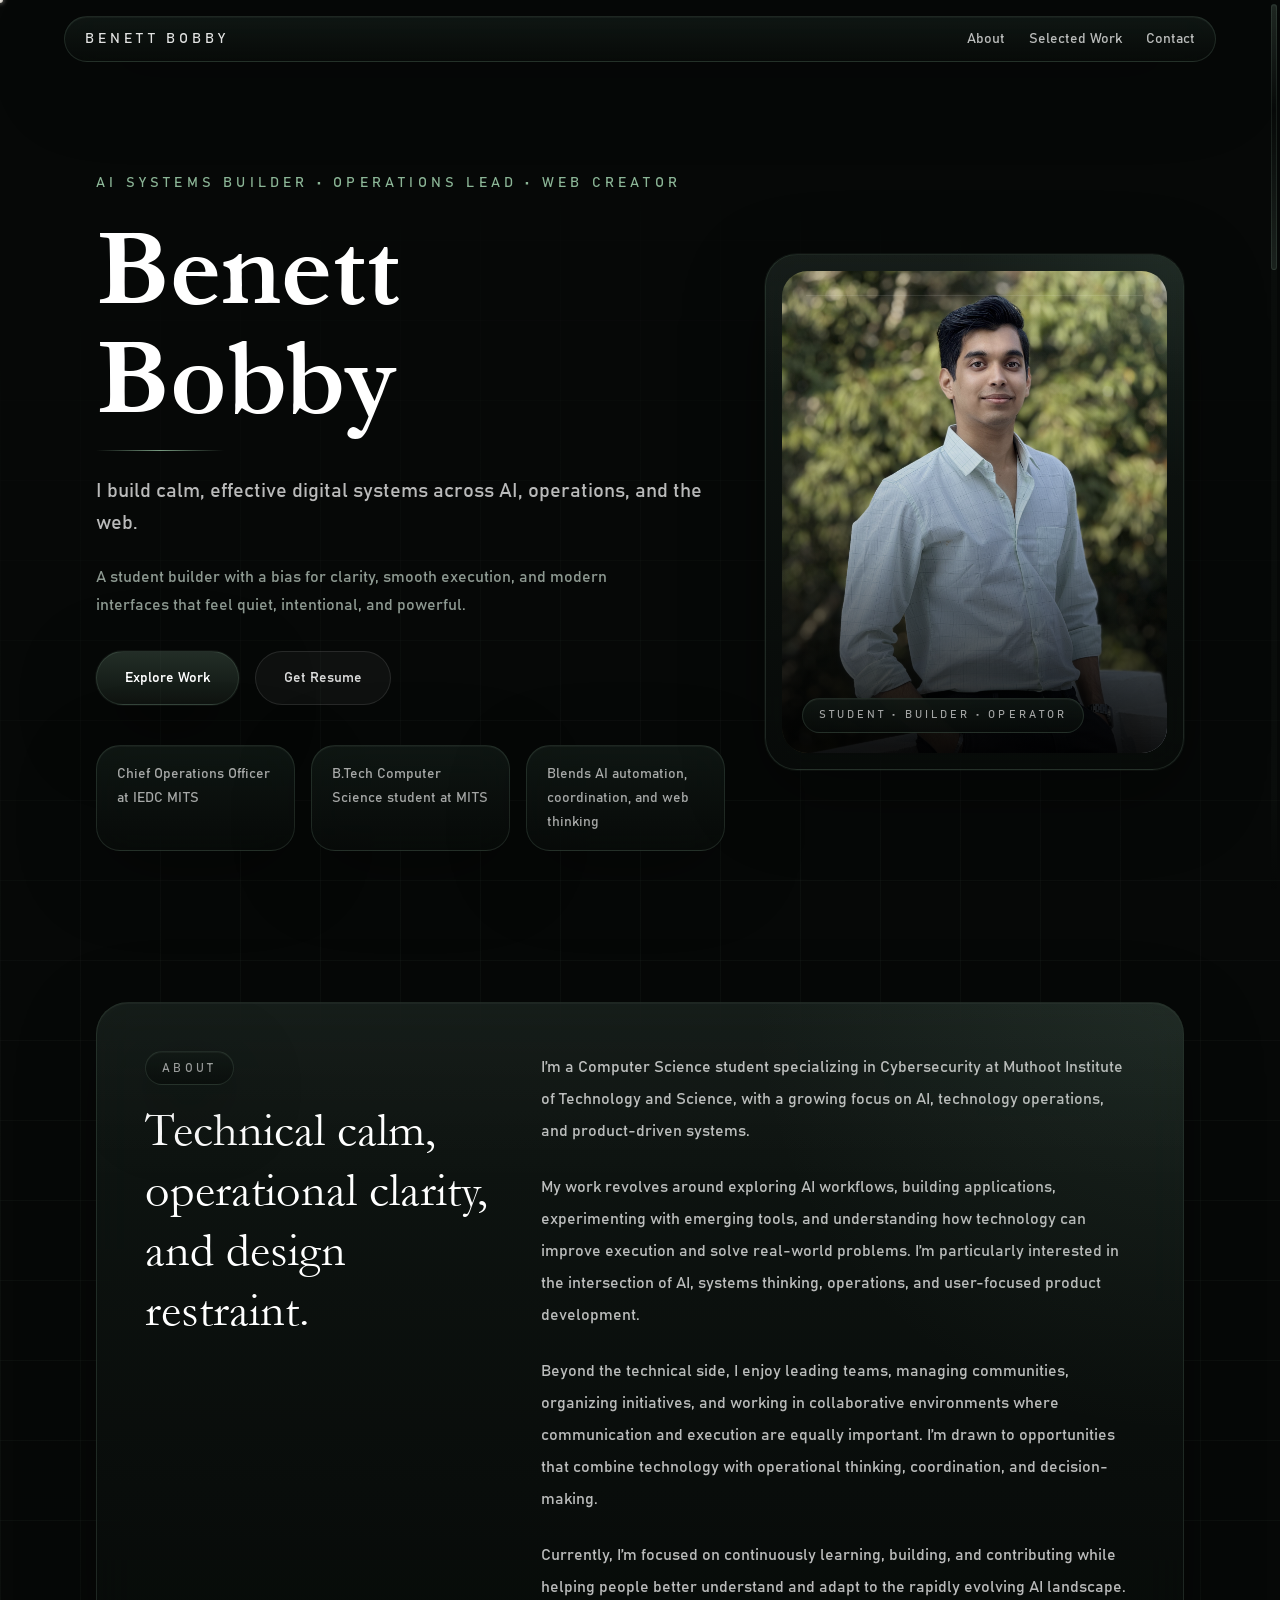
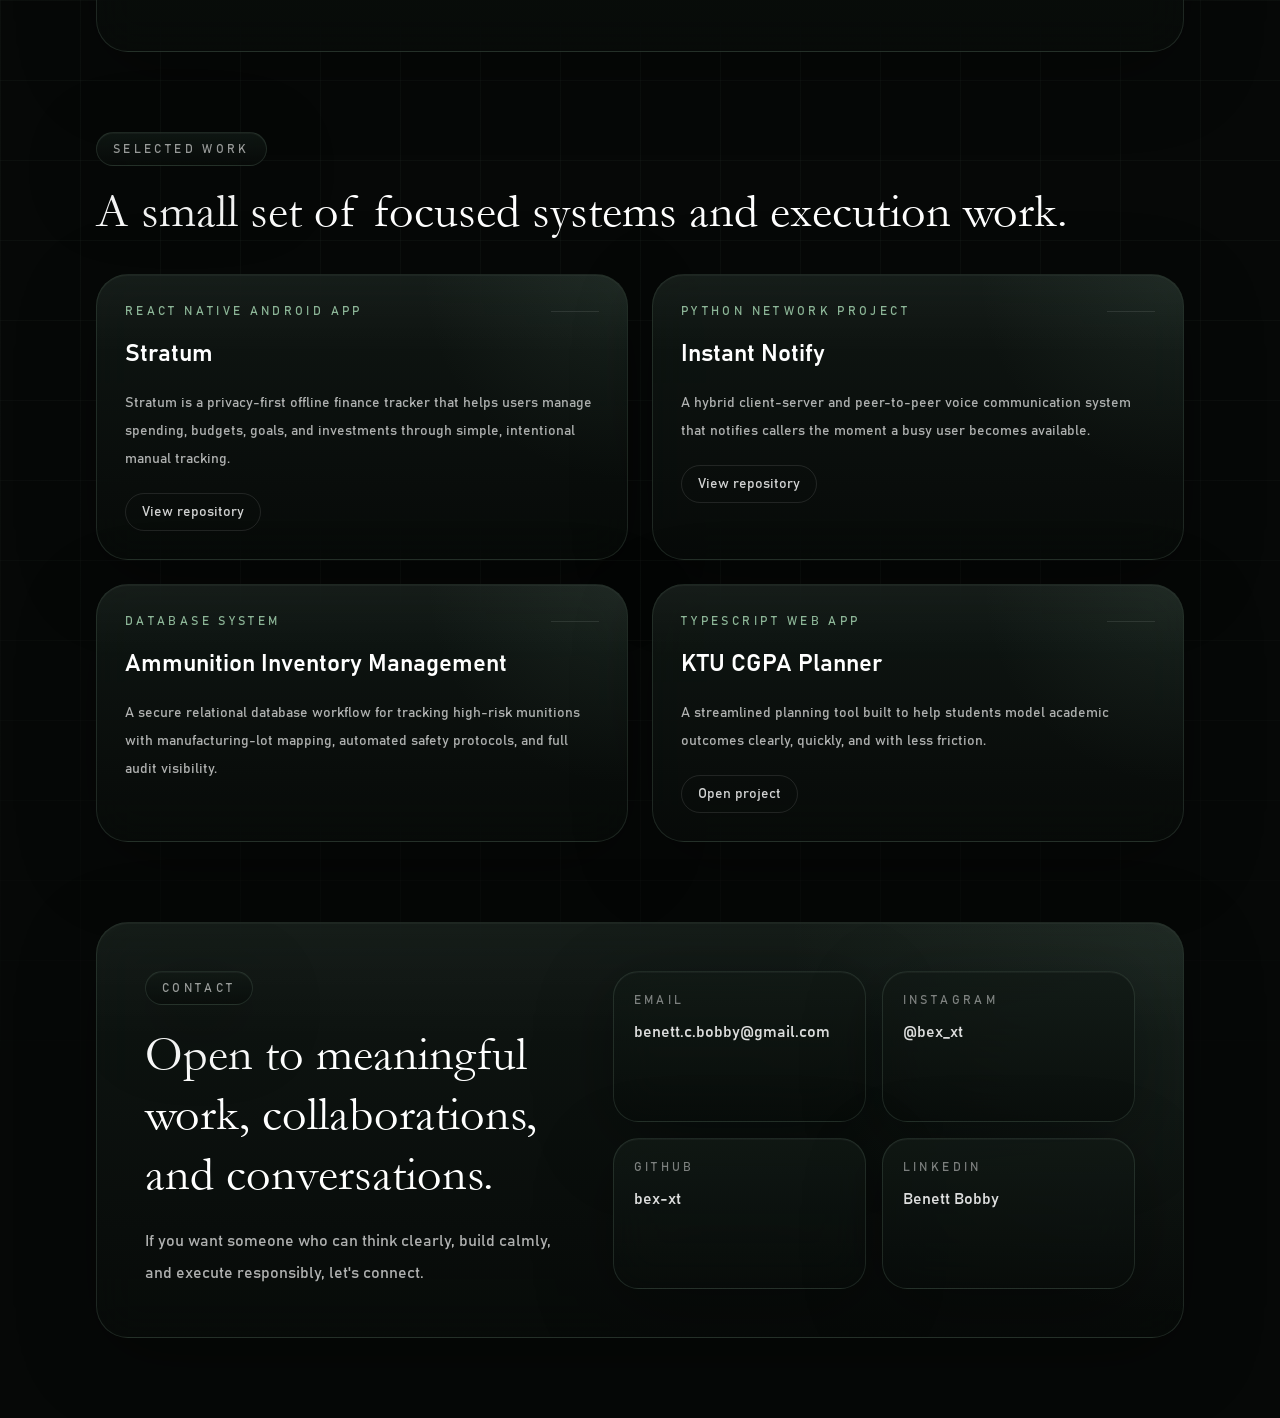
<file: index.html>
<!DOCTYPE html><html lang="en" data-scroll-behavior="smooth" class="sansfont_a5463ced-module__d_TR2a__variable displayfont_4c35dd18-module__zqW-TG__variable h-full scroll-smooth antialiased"><head><meta charSet="utf-8"/><meta name="viewport" content="width=device-width, initial-scale=1"/><link rel="preload" href="/_next/static/media/bahnschrift-s.p.0gec2mpvy3sn6.ttf" as="font" crossorigin="" type="font/ttf"/><link rel="preload" href="/_next/static/media/garamond_bold-s.p.0qt~~l81q7hei.ttf" as="font" crossorigin="" type="font/ttf"/><link rel="preload" href="/_next/static/media/garamond_regular-s.p.13cmv45fqg.0g.ttf" as="font" crossorigin="" type="font/ttf"/><link rel="preload" as="image" href="/benett-bobby.jpg"/><link rel="stylesheet" href="/_next/static/chunks/0dtizssyc0a~o.css" data-precedence="next"/><link rel="preload" as="script" fetchPriority="low" href="/_next/static/chunks/11qk_vpw_zwkf.js"/><script src="/_next/static/chunks/0pjq-hlddzx4h.js" async=""></script><script src="/_next/static/chunks/10~x95jhs6ns3.js" async=""></script><script src="/_next/static/chunks/turbopack-0ikejbk8pggqy.js" async=""></script><script src="/_next/static/chunks/0fsi8lw5utejl.js" async=""></script><script src="/_next/static/chunks/0d3tkj33oycf2.js" async=""></script><script src="/_next/static/chunks/13brmrq6-u1ft.js" async=""></script><meta name="next-size-adjust" content=""/><title>Benett Bobby</title><meta name="description" content="Premium dark portfolio for Benett Bobby, an AI systems builder, operations lead, and web creator."/><link rel="icon" href="/favicon.ico?v=2" sizes="256x256" type="image/x-icon"/><script src="/_next/static/chunks/03~yq9q893hmn.js" noModule=""></script></head><body class="min-h-full flex flex-col"><div hidden=""><!--$--><!--/$--></div><main class="relative overflow-hidden"><div class="pointer-events-none absolute inset-0 grid-fade opacity-70"></div><header class="sticky top-0 z-30 px-4 pt-4 md:px-8"><div class="glass-panel mx-auto flex max-w-6xl items-center justify-between rounded-full px-5 py-3 text-sm text-white/72"><a href="#home" class="tracking-[0.28em] text-white/88 uppercase">Benett Bobby</a><nav class="hidden gap-6 md:flex"><a href="#about" class="hover:text-white">About</a><a href="#work" class="hover:text-white">Selected Work</a><a href="#contact" class="hover:text-white">Contact</a></nav></div></header><section id="home" class="relative mx-auto flex min-h-screen w-full max-w-6xl items-center px-4 py-20 md:px-8"><div class="grid w-full gap-10 lg:grid-cols-[1.2fr_0.8fr] lg:items-center"><div class="space-y-8"><div class="space-y-6"><p class="text-sm tracking-[0.3em] text-[var(--accent-strong)] uppercase">AI Systems Builder • Operations Lead • Web Creator</p><div class="space-y-4"><h1 class="font-display max-w-4xl text-6xl leading-none font-semibold text-white sm:text-7xl md:text-[6.8rem]">Benett Bobby</h1><div class="accent-line h-px w-32"></div></div><p class="max-w-2xl text-lg leading-8 text-white/72 sm:text-xl">I build calm, effective digital systems across AI, operations, and the web.</p><p class="max-w-xl text-base leading-7 text-[var(--muted)]">A student builder with a bias for clarity, smooth execution, and modern interfaces that feel quiet, intentional, and powerful.</p></div><div class="flex flex-col gap-4 sm:flex-row"><a class="soft-shadow inline-flex items-center justify-center rounded-full border border-[var(--line)] bg-[linear-gradient(180deg,rgba(118,155,130,0.26),rgba(71,94,79,0.14))] px-7 py-4 text-sm font-medium text-white hover:-translate-y-0.5 hover:border-white/25 hover:text-white" href="#work">Explore Work</a><a class="inline-flex items-center justify-center rounded-full border border-white/10 bg-white/4 px-7 py-4 text-sm font-medium text-white/84 hover:-translate-y-0.5 hover:border-[var(--line)] hover:bg-white/8" href="/benett-bobby-resume.pdf" download="">Get Resume</a></div><div class="grid gap-4 pt-2 sm:grid-cols-3"><div class="glass-panel rounded-3xl px-5 py-4 text-sm leading-6 text-white/64">Chief Operations Officer at IEDC MITS</div><div class="glass-panel rounded-3xl px-5 py-4 text-sm leading-6 text-white/64">B.Tech Computer Science student at MITS</div><div class="glass-panel rounded-3xl px-5 py-4 text-sm leading-6 text-white/64">Blends AI automation, coordination, and web thinking</div></div></div><div class="relative"><div class="glass-panel section-shell soft-shadow float-slow relative overflow-hidden rounded-[2rem] p-4"><div class="hero-orb relative aspect-[4/5] overflow-hidden rounded-[1.6rem]"><img alt="Portrait of Benett Bobby" decoding="async" data-nimg="fill" class="object-cover object-center" style="position:absolute;height:100%;width:100%;left:0;top:0;right:0;bottom:0;color:transparent" src="/benett-bobby.jpg"/><div class="absolute inset-0 bg-[linear-gradient(180deg,rgba(6,8,7,0.08),rgba(6,8,7,0.12)_38%,rgba(6,8,7,0.72)_100%)]"></div><div class="absolute inset-0 bg-[radial-gradient(circle_at_top_right,rgba(125,167,140,0.18),transparent_28%)]"></div><div class="absolute inset-x-6 top-6 h-px bg-white/10"></div><div class="absolute inset-x-0 bottom-0 h-52 bg-gradient-to-t from-black/72 via-black/30 to-transparent"></div><div class="absolute right-5 bottom-5 left-5"><div class="glass-panel inline-flex rounded-full px-4 py-2 text-[11px] tracking-[0.28em] text-white/62 uppercase">Student • Builder • Operator</div></div></div></div></div></div></section><section id="about" class="mx-auto w-full max-w-6xl px-4 py-10 md:px-8"><div class="section-shell glass-panel rounded-[2rem] p-8 md:p-12"><div class="grid gap-10 lg:grid-cols-[0.75fr_1.25fr]"><div class="space-y-4"><div class="glass-panel inline-flex rounded-full px-4 py-2 text-xs tracking-[0.28em] text-white/58 uppercase">About</div><h2 class="font-display text-4xl leading-tight text-white md:text-5xl">Technical calm, operational clarity, and design restraint.</h2></div><div class="space-y-6 text-base leading-8 text-white/72"><p>I’m a Computer Science student specializing in Cybersecurity at Muthoot Institute of Technology and Science, with a growing focus on AI, technology operations, and product-driven systems.</p><p>My work revolves around exploring AI workflows, building applications, experimenting with emerging tools, and understanding how technology can improve execution and solve real-world problems. I’m particularly interested in the intersection of AI, systems thinking, operations, and user-focused product development.</p><p>Beyond the technical side, I enjoy leading teams, managing communities, organizing initiatives, and working in collaborative environments where communication and execution are equally important. I’m drawn to opportunities that combine technology with operational thinking, coordination, and decision-making.</p><p>Currently, I’m focused on continuously learning, building, and contributing while helping people better understand and adapt to the rapidly evolving AI landscape.</p></div></div></div></section><section id="work" class="mx-auto w-full max-w-6xl px-4 py-10 md:px-8"><div class="mb-8 flex items-end justify-between gap-4"><div class="space-y-4"><div class="glass-panel inline-flex rounded-full px-4 py-2 text-xs tracking-[0.28em] text-white/58 uppercase">Selected Work</div><h2 class="font-display text-4xl leading-tight text-white md:text-5xl">A small set of focused systems and execution work.</h2></div></div><div class="grid gap-6 md:grid-cols-2"><article class="section-shell glass-panel group rounded-[2rem] p-7"><div class="space-y-5"><div class="flex items-center justify-between gap-4"><p class="text-xs tracking-[0.28em] text-[var(--accent-strong)] uppercase">React Native Android app</p><div class="h-px w-12 bg-white/10 transition-all group-hover:w-20 group-hover:bg-[var(--accent-strong)]"></div></div><h3 class="text-2xl leading-tight font-semibold text-white">Stratum</h3><p class="text-sm leading-7 text-white/68">Stratum is a privacy-first offline finance tracker that helps users manage spending, budgets, goals, and investments through simple, intentional manual tracking.</p><a class="inline-flex items-center rounded-full border border-white/10 px-4 py-2 text-sm text-white/82 hover:border-[var(--line)] hover:bg-white/6" href="https://github.com/bex-xt/Stratum" target="_blank" rel="noopener noreferrer">View repository</a></div></article><article class="section-shell glass-panel group rounded-[2rem] p-7"><div class="space-y-5"><div class="flex items-center justify-between gap-4"><p class="text-xs tracking-[0.28em] text-[var(--accent-strong)] uppercase">Python network project</p><div class="h-px w-12 bg-white/10 transition-all group-hover:w-20 group-hover:bg-[var(--accent-strong)]"></div></div><h3 class="text-2xl leading-tight font-semibold text-white">Instant Notify</h3><p class="text-sm leading-7 text-white/68">A hybrid client-server and peer-to-peer voice communication system that notifies callers the moment a busy user becomes available.</p><a class="inline-flex items-center rounded-full border border-white/10 px-4 py-2 text-sm text-white/82 hover:border-[var(--line)] hover:bg-white/6" href="https://github.com/bex-xt/Instant-Notify-Caller-Availability-System" target="_blank" rel="noopener noreferrer">View repository</a></div></article><article class="section-shell glass-panel group rounded-[2rem] p-7"><div class="space-y-5"><div class="flex items-center justify-between gap-4"><p class="text-xs tracking-[0.28em] text-[var(--accent-strong)] uppercase">Database system</p><div class="h-px w-12 bg-white/10 transition-all group-hover:w-20 group-hover:bg-[var(--accent-strong)]"></div></div><h3 class="text-2xl leading-tight font-semibold text-white">Ammunition Inventory Management</h3><p class="text-sm leading-7 text-white/68">A secure relational database workflow for tracking high-risk munitions with manufacturing-lot mapping, automated safety protocols, and full audit visibility.</p></div></article><article class="section-shell glass-panel group rounded-[2rem] p-7"><div class="space-y-5"><div class="flex items-center justify-between gap-4"><p class="text-xs tracking-[0.28em] text-[var(--accent-strong)] uppercase">TypeScript web app</p><div class="h-px w-12 bg-white/10 transition-all group-hover:w-20 group-hover:bg-[var(--accent-strong)]"></div></div><h3 class="text-2xl leading-tight font-semibold text-white">KTU CGPA Planner</h3><p class="text-sm leading-7 text-white/68">A streamlined planning tool built to help students model academic outcomes clearly, quickly, and with less friction.</p><a class="inline-flex items-center rounded-full border border-white/10 px-4 py-2 text-sm text-white/82 hover:border-[var(--line)] hover:bg-white/6" href="https://github.com/bex-xt/ktu-2024-scheme-cgpa-planner" target="_blank" rel="noopener noreferrer">Open project</a></div></article></div></section><section id="contact" class="mx-auto w-full max-w-6xl px-4 pt-10 pb-20 md:px-8"><div class="section-shell glass-panel rounded-[2rem] p-8 md:p-12"><div class="grid gap-10 lg:grid-cols-[0.9fr_1.1fr]"><div class="space-y-5"><div class="glass-panel inline-flex rounded-full px-4 py-2 text-xs tracking-[0.28em] text-white/58 uppercase">Contact</div><h2 class="font-display text-4xl leading-tight text-white md:text-5xl">Open to meaningful work, collaborations, and conversations.</h2><p class="max-w-lg text-base leading-8 text-white/68">If you want someone who can think clearly, build calmly, and execute responsibly, let&#x27;s connect.</p></div><div class="grid gap-4 sm:grid-cols-2"><a href="mailto:benett.c.bobby@gmail.com" class="glass-panel rounded-[1.6rem] px-5 py-5 hover:-translate-y-0.5 hover:border-[var(--line)]"><p class="text-xs tracking-[0.28em] text-white/46 uppercase">Email</p><p class="mt-3 text-base font-medium text-white/86">benett.c.bobby@gmail.com</p></a><a href="https://www.instagram.com/bex_xt?igsh=NnIxdXU4NGN1a2Iy" target="_blank" rel="noopener noreferrer" class="glass-panel rounded-[1.6rem] px-5 py-5 hover:-translate-y-0.5 hover:border-[var(--line)]"><p class="text-xs tracking-[0.28em] text-white/46 uppercase">Instagram</p><p class="mt-3 text-base font-medium text-white/86">@bex_xt</p></a><a href="https://github.com/bex-xt" target="_blank" rel="noopener noreferrer" class="glass-panel rounded-[1.6rem] px-5 py-5 hover:-translate-y-0.5 hover:border-[var(--line)]"><p class="text-xs tracking-[0.28em] text-white/46 uppercase">GitHub</p><p class="mt-3 text-base font-medium text-white/86">bex-xt</p></a><a href="https://www.linkedin.com/in/benett-bobby-849290271?utm_source=share_via&amp;utm_content=profile&amp;utm_medium=member_android" target="_blank" rel="noopener noreferrer" class="glass-panel rounded-[1.6rem] px-5 py-5 hover:-translate-y-0.5 hover:border-[var(--line)]"><p class="text-xs tracking-[0.28em] text-white/46 uppercase">LinkedIn</p><p class="mt-3 text-base font-medium text-white/86">Benett Bobby</p></a></div></div></div></section></main><!--$--><!--/$--><script src="/_next/static/chunks/11qk_vpw_zwkf.js" id="_R_" async=""></script><script>(self.__next_f=self.__next_f||[]).push([0])</script><script>self.__next_f.push([1,"1:\"$Sreact.fragment\"\n2:I[39756,[\"/_next/static/chunks/0fsi8lw5utejl.js\",\"/_next/static/chunks/0d3tkj33oycf2.js\"],\"default\"]\n3:I[37457,[\"/_next/static/chunks/0fsi8lw5utejl.js\",\"/_next/static/chunks/0d3tkj33oycf2.js\"],\"default\"]\ne:I[68027,[\"/_next/static/chunks/0fsi8lw5utejl.js\",\"/_next/static/chunks/0d3tkj33oycf2.js\"],\"default\",1]\n:HL[\"/_next/static/chunks/0dtizssyc0a~o.css\",\"style\"]\n:HL[\"/_next/static/media/bahnschrift-s.p.0gec2mpvy3sn6.ttf\",\"font\",{\"crossOrigin\":\"\",\"type\":\"font/ttf\"}]\n:HL[\"/_next/static/media/garamond_bold-s.p.0qt~~l81q7hei.ttf\",\"font\",{\"crossOrigin\":\"\",\"type\":\"font/ttf\"}]\n:HL[\"/_next/static/media/garamond_regular-s.p.13cmv45fqg.0g.ttf\",\"font\",{\"crossOrigin\":\"\",\"type\":\"font/ttf\"}]\n"])</script><script>self.__next_f.push([1,"0:{\"P\":null,\"c\":[\"\",\"\"],\"q\":\"\",\"i\":false,\"f\":[[[\"\",{\"children\":[\"__PAGE__\",{}]},\"$undefined\",\"$undefined\",16],[[\"$\",\"$1\",\"c\",{\"children\":[[[\"$\",\"link\",\"0\",{\"rel\":\"stylesheet\",\"href\":\"/_next/static/chunks/0dtizssyc0a~o.css\",\"precedence\":\"next\",\"crossOrigin\":\"$undefined\",\"nonce\":\"$undefined\"}],[\"$\",\"script\",\"script-0\",{\"src\":\"/_next/static/chunks/0fsi8lw5utejl.js\",\"async\":true,\"nonce\":\"$undefined\"}],[\"$\",\"script\",\"script-1\",{\"src\":\"/_next/static/chunks/0d3tkj33oycf2.js\",\"async\":true,\"nonce\":\"$undefined\"}]],[\"$\",\"html\",null,{\"lang\":\"en\",\"data-scroll-behavior\":\"smooth\",\"className\":\"sansfont_a5463ced-module__d_TR2a__variable displayfont_4c35dd18-module__zqW-TG__variable h-full scroll-smooth antialiased\",\"children\":[\"$\",\"body\",null,{\"className\":\"min-h-full flex flex-col\",\"children\":[\"$\",\"$L2\",null,{\"parallelRouterKey\":\"children\",\"error\":\"$undefined\",\"errorStyles\":\"$undefined\",\"errorScripts\":\"$undefined\",\"template\":[\"$\",\"$L3\",null,{}],\"templateStyles\":\"$undefined\",\"templateScripts\":\"$undefined\",\"notFound\":[[[\"$\",\"title\",null,{\"children\":\"404: This page could not be found.\"}],[\"$\",\"div\",null,{\"style\":{\"fontFamily\":\"system-ui,\\\"Segoe UI\\\",Roboto,Helvetica,Arial,sans-serif,\\\"Apple Color Emoji\\\",\\\"Segoe UI Emoji\\\"\",\"height\":\"100vh\",\"textAlign\":\"center\",\"display\":\"flex\",\"flexDirection\":\"column\",\"alignItems\":\"center\",\"justifyContent\":\"center\"},\"children\":[\"$\",\"div\",null,{\"children\":[[\"$\",\"style\",null,{\"dangerouslySetInnerHTML\":{\"__html\":\"body{color:#000;background:#fff;margin:0}.next-error-h1{border-right:1px solid rgba(0,0,0,.3)}@media (prefers-color-scheme:dark){body{color:#fff;background:#000}.next-error-h1{border-right:1px solid rgba(255,255,255,.3)}}\"}}],[\"$\",\"h1\",null,{\"className\":\"next-error-h1\",\"style\":{\"display\":\"inline-block\",\"margin\":\"0 20px 0 0\",\"padding\":\"0 23px 0 0\",\"fontSize\":24,\"fontWeight\":500,\"verticalAlign\":\"top\",\"lineHeight\":\"49px\"},\"children\":404}],[\"$\",\"div\",null,{\"style\":{\"display\":\"inline-block\"},\"children\":[\"$\",\"h2\",null,{\"style\":{\"fontSize\":14,\"fontWeight\":400,\"lineHeight\":\"49px\",\"margin\":0},\"children\":\"This page could not be found.\"}]}]]}]}]],[]],\"forbidden\":\"$undefined\",\"unauthorized\":\"$undefined\"}]}]}]]}],{\"children\":[[\"$\",\"$1\",\"c\",{\"children\":[[\"$\",\"main\",null,{\"className\":\"relative overflow-hidden\",\"children\":[[\"$\",\"div\",null,{\"className\":\"pointer-events-none absolute inset-0 grid-fade opacity-70\"}],[\"$\",\"header\",null,{\"className\":\"sticky top-0 z-30 px-4 pt-4 md:px-8\",\"children\":[\"$\",\"div\",null,{\"className\":\"glass-panel mx-auto flex max-w-6xl items-center justify-between rounded-full px-5 py-3 text-sm text-white/72\",\"children\":[[\"$\",\"a\",null,{\"href\":\"#home\",\"className\":\"tracking-[0.28em] text-white/88 uppercase\",\"children\":\"Benett Bobby\"}],[\"$\",\"nav\",null,{\"className\":\"hidden gap-6 md:flex\",\"children\":[[\"$\",\"a\",null,{\"href\":\"#about\",\"className\":\"hover:text-white\",\"children\":\"About\"}],[\"$\",\"a\",null,{\"href\":\"#work\",\"className\":\"hover:text-white\",\"children\":\"Selected Work\"}],[\"$\",\"a\",null,{\"href\":\"#contact\",\"className\":\"hover:text-white\",\"children\":\"Contact\"}]]}]]}]}],[\"$\",\"section\",null,{\"id\":\"home\",\"className\":\"relative mx-auto flex min-h-screen w-full max-w-6xl items-center px-4 py-20 md:px-8\",\"children\":[\"$\",\"div\",null,{\"className\":\"grid w-full gap-10 lg:grid-cols-[1.2fr_0.8fr] lg:items-center\",\"children\":[[\"$\",\"div\",null,{\"className\":\"space-y-8\",\"children\":[[\"$\",\"div\",null,{\"className\":\"space-y-6\",\"children\":[[\"$\",\"p\",null,{\"className\":\"text-sm tracking-[0.3em] text-[var(--accent-strong)] uppercase\",\"children\":\"AI Systems Builder • Operations Lead • Web Creator\"}],[\"$\",\"div\",null,{\"className\":\"space-y-4\",\"children\":[[\"$\",\"h1\",null,{\"className\":\"font-display max-w-4xl text-6xl leading-none font-semibold text-white sm:text-7xl md:text-[6.8rem]\",\"children\":\"Benett Bobby\"}],[\"$\",\"div\",null,{\"className\":\"accent-line h-px w-32\"}]]}],[\"$\",\"p\",null,{\"className\":\"max-w-2xl text-lg leading-8 text-white/72 sm:text-xl\",\"children\":\"I build calm, effective digital systems across AI, operations, and the web.\"}],[\"$\",\"p\",null,{\"className\":\"max-w-xl text-base leading-7 text-[var(--muted)]\",\"children\":\"A student builder with a bias for clarity, smooth execution, and modern interfaces that feel quiet, intentional, and powerful.\"}]]}],[\"$\",\"div\",null,{\"className\":\"flex flex-col gap-4 sm:flex-row\",\"children\":[\"$L4\",\"$L5\"]}],\"$L6\"]}],\"$L7\"]}]}],\"$L8\",\"$L9\",\"$La\"]}],[\"$Lb\"],\"$Lc\"]}],{},null,false,null]},null,false,null],\"$Ld\",false]],\"m\":\"$undefined\",\"G\":[\"$e\",[\"$Lf\"]],\"S\":true,\"h\":null,\"s\":\"$undefined\",\"l\":\"$undefined\",\"p\":\"$undefined\",\"d\":\"$undefined\",\"b\":\"Jj6IYNLCClIDYcu46IVwV\"}\n"])</script><script>self.__next_f.push([1,"10:I[5500,[\"/_next/static/chunks/0fsi8lw5utejl.js\",\"/_next/static/chunks/0d3tkj33oycf2.js\",\"/_next/static/chunks/13brmrq6-u1ft.js\"],\"Image\"]\n12:I[97367,[\"/_next/static/chunks/0fsi8lw5utejl.js\",\"/_next/static/chunks/0d3tkj33oycf2.js\"],\"OutletBoundary\"]\n13:\"$Sreact.suspense\"\n15:I[97367,[\"/_next/static/chunks/0fsi8lw5utejl.js\",\"/_next/static/chunks/0d3tkj33oycf2.js\"],\"ViewportBoundary\"]\n17:I[97367,[\"/_next/static/chunks/0fsi8lw5utejl.js\",\"/_next/static/chunks/0d3tkj33oycf2.js\"],\"MetadataBoundary\"]\n4:[\"$\",\"a\",null,{\"className\":\"soft-shadow inline-flex items-center justify-center rounded-full border border-[var(--line)] bg-[linear-gradient(180deg,rgba(118,155,130,0.26),rgba(71,94,79,0.14))] px-7 py-4 text-sm font-medium text-white hover:-translate-y-0.5 hover:border-white/25 hover:text-white\",\"href\":\"#work\",\"children\":\"Explore Work\"}]\n5:[\"$\",\"a\",null,{\"className\":\"inline-flex items-center justify-center rounded-full border border-white/10 bg-white/4 px-7 py-4 text-sm font-medium text-white/84 hover:-translate-y-0.5 hover:border-[var(--line)] hover:bg-white/8\",\"href\":\"/benett-bobby-resume.pdf\",\"download\":true,\"children\":\"Get Resume\"}]\n6:[\"$\",\"div\",null,{\"className\":\"grid gap-4 pt-2 sm:grid-cols-3\",\"children\":[[\"$\",\"div\",\"Chief Operations Officer at IEDC MITS\",{\"className\":\"glass-panel rounded-3xl px-5 py-4 text-sm leading-6 text-white/64\",\"children\":\"Chief Operations Officer at IEDC MITS\"}],[\"$\",\"div\",\"B.Tech Computer Science student at MITS\",{\"className\":\"glass-panel rounded-3xl px-5 py-4 text-sm leading-6 text-white/64\",\"children\":\"B.Tech Computer Science student at MITS\"}],[\"$\",\"div\",\"Blends AI automation, coordination, and web thinking\",{\"className\":\"glass-panel rounded-3xl px-5 py-4 text-sm leading-6 text-white/64\",\"children\":\"Blends AI automation, coordination, and web thinking\"}]]}]\n7:[\"$\",\"div\",null,{\"className\":\"relative\",\"children\":[\"$\",\"div\",null,{\"className\":\"glass-panel section-shell soft-shadow float-slow relative overflow-hidden rounded-[2rem] p-4\",\"children\":[\"$\",\"div\",null,{\"className\":\"hero-orb relative aspect-[4/5] overflow-hidden rounded-[1.6rem]\",\"children\":[[\"$\",\"$L10\",null,{\"src\":\"/benett-bobby.jpg\",\"alt\":\"Portrait of Benett Bobby\",\"fill\":true,\"priority\":true,\"className\":\"object-cover object-center\",\"sizes\":\"(min-width: 1024px) 34vw, 90vw\"}],[\"$\",\"div\",null,{\"className\":\"absolute inset-0 bg-[linear-gradient(180deg,rgba(6,8,7,0.08),rgba(6,8,7,0.12)_38%,rgba(6,8,7,0.72)_100%)]\"}],[\"$\",\"div\",null,{\"className\":\"absolute inset-0 bg-[radial-gradient(circle_at_top_right,rgba(125,167,140,0.18),transparent_28%)]\"}],[\"$\",\"div\",null,{\"className\":\"absolute inset-x-6 top-6 h-px bg-white/10\"}],[\"$\",\"div\",null,{\"className\":\"absolute inset-x-0 bottom-0 h-52 bg-gradient-to-t from-black/72 via-black/30 to-transparent\"}],[\"$\",\"div\",null,{\"className\":\"absolute right-5 bottom-5 left-5\",\"children\":[\"$\",\"div\",null,{\"className\":\"glass-panel inline-flex rounded-full px-4 py-2 text-[11px] tracking-[0.28em] text-white/62 uppercase\",\"children\":\"Student • Builder • Operator\"}]}]]}]}]}]\n"])</script><script>self.__next_f.push([1,"8:[\"$\",\"section\",null,{\"id\":\"about\",\"className\":\"mx-auto w-full max-w-6xl px-4 py-10 md:px-8\",\"children\":[\"$\",\"div\",null,{\"className\":\"section-shell glass-panel rounded-[2rem] p-8 md:p-12\",\"children\":[\"$\",\"div\",null,{\"className\":\"grid gap-10 lg:grid-cols-[0.75fr_1.25fr]\",\"children\":[[\"$\",\"div\",null,{\"className\":\"space-y-4\",\"children\":[[\"$\",\"div\",null,{\"className\":\"glass-panel inline-flex rounded-full px-4 py-2 text-xs tracking-[0.28em] text-white/58 uppercase\",\"children\":\"About\"}],[\"$\",\"h2\",null,{\"className\":\"font-display text-4xl leading-tight text-white md:text-5xl\",\"children\":\"Technical calm, operational clarity, and design restraint.\"}]]}],[\"$\",\"div\",null,{\"className\":\"space-y-6 text-base leading-8 text-white/72\",\"children\":[[\"$\",\"p\",null,{\"children\":\"I’m a Computer Science student specializing in Cybersecurity at Muthoot Institute of Technology and Science, with a growing focus on AI, technology operations, and product-driven systems.\"}],[\"$\",\"p\",null,{\"children\":\"My work revolves around exploring AI workflows, building applications, experimenting with emerging tools, and understanding how technology can improve execution and solve real-world problems. I’m particularly interested in the intersection of AI, systems thinking, operations, and user-focused product development.\"}],[\"$\",\"p\",null,{\"children\":\"Beyond the technical side, I enjoy leading teams, managing communities, organizing initiatives, and working in collaborative environments where communication and execution are equally important. I’m drawn to opportunities that combine technology with operational thinking, coordination, and decision-making.\"}],[\"$\",\"p\",null,{\"children\":\"Currently, I’m focused on continuously learning, building, and contributing while helping people better understand and adapt to the rapidly evolving AI landscape.\"}]]}]]}]}]}]\n"])</script><script>self.__next_f.push([1,"9:[\"$\",\"section\",null,{\"id\":\"work\",\"className\":\"mx-auto w-full max-w-6xl px-4 py-10 md:px-8\",\"children\":[[\"$\",\"div\",null,{\"className\":\"mb-8 flex items-end justify-between gap-4\",\"children\":[\"$\",\"div\",null,{\"className\":\"space-y-4\",\"children\":[[\"$\",\"div\",null,{\"className\":\"glass-panel inline-flex rounded-full px-4 py-2 text-xs tracking-[0.28em] text-white/58 uppercase\",\"children\":\"Selected Work\"}],[\"$\",\"h2\",null,{\"className\":\"font-display text-4xl leading-tight text-white md:text-5xl\",\"children\":\"A small set of focused systems and execution work.\"}]]}]}],[\"$\",\"div\",null,{\"className\":\"grid gap-6 md:grid-cols-2\",\"children\":[\"$L11\",[\"$\",\"article\",\"Instant Notify\",{\"className\":\"section-shell glass-panel group rounded-[2rem] p-7\",\"children\":[\"$\",\"div\",null,{\"className\":\"space-y-5\",\"children\":[[\"$\",\"div\",null,{\"className\":\"flex items-center justify-between gap-4\",\"children\":[[\"$\",\"p\",null,{\"className\":\"text-xs tracking-[0.28em] text-[var(--accent-strong)] uppercase\",\"children\":\"Python network project\"}],[\"$\",\"div\",null,{\"className\":\"h-px w-12 bg-white/10 transition-all group-hover:w-20 group-hover:bg-[var(--accent-strong)]\"}]]}],[\"$\",\"h3\",null,{\"className\":\"text-2xl leading-tight font-semibold text-white\",\"children\":\"Instant Notify\"}],[\"$\",\"p\",null,{\"className\":\"text-sm leading-7 text-white/68\",\"children\":\"A hybrid client-server and peer-to-peer voice communication system that notifies callers the moment a busy user becomes available.\"}],[\"$\",\"a\",null,{\"className\":\"inline-flex items-center rounded-full border border-white/10 px-4 py-2 text-sm text-white/82 hover:border-[var(--line)] hover:bg-white/6\",\"href\":\"https://github.com/bex-xt/Instant-Notify-Caller-Availability-System\",\"target\":\"_blank\",\"rel\":\"noopener noreferrer\",\"children\":\"View repository\"}]]}]}],[\"$\",\"article\",\"Ammunition Inventory Management\",{\"className\":\"section-shell glass-panel group rounded-[2rem] p-7\",\"children\":[\"$\",\"div\",null,{\"className\":\"space-y-5\",\"children\":[[\"$\",\"div\",null,{\"className\":\"flex items-center justify-between gap-4\",\"children\":[[\"$\",\"p\",null,{\"className\":\"text-xs tracking-[0.28em] text-[var(--accent-strong)] uppercase\",\"children\":\"Database system\"}],[\"$\",\"div\",null,{\"className\":\"h-px w-12 bg-white/10 transition-all group-hover:w-20 group-hover:bg-[var(--accent-strong)]\"}]]}],[\"$\",\"h3\",null,{\"className\":\"text-2xl leading-tight font-semibold text-white\",\"children\":\"Ammunition Inventory Management\"}],[\"$\",\"p\",null,{\"className\":\"text-sm leading-7 text-white/68\",\"children\":\"A secure relational database workflow for tracking high-risk munitions with manufacturing-lot mapping, automated safety protocols, and full audit visibility.\"}]]}]}],[\"$\",\"article\",\"KTU CGPA Planner\",{\"className\":\"section-shell glass-panel group rounded-[2rem] p-7\",\"children\":[\"$\",\"div\",null,{\"className\":\"space-y-5\",\"children\":[[\"$\",\"div\",null,{\"className\":\"flex items-center justify-between gap-4\",\"children\":[[\"$\",\"p\",null,{\"className\":\"text-xs tracking-[0.28em] text-[var(--accent-strong)] uppercase\",\"children\":\"TypeScript web app\"}],[\"$\",\"div\",null,{\"className\":\"h-px w-12 bg-white/10 transition-all group-hover:w-20 group-hover:bg-[var(--accent-strong)]\"}]]}],[\"$\",\"h3\",null,{\"className\":\"text-2xl leading-tight font-semibold text-white\",\"children\":\"KTU CGPA Planner\"}],[\"$\",\"p\",null,{\"className\":\"text-sm leading-7 text-white/68\",\"children\":\"A streamlined planning tool built to help students model academic outcomes clearly, quickly, and with less friction.\"}],[\"$\",\"a\",null,{\"className\":\"inline-flex items-center rounded-full border border-white/10 px-4 py-2 text-sm text-white/82 hover:border-[var(--line)] hover:bg-white/6\",\"href\":\"https://github.com/bex-xt/ktu-2024-scheme-cgpa-planner\",\"target\":\"_blank\",\"rel\":\"noopener noreferrer\",\"children\":\"Open project\"}]]}]}]]}]]}]\n"])</script><script>self.__next_f.push([1,"a:[\"$\",\"section\",null,{\"id\":\"contact\",\"className\":\"mx-auto w-full max-w-6xl px-4 pt-10 pb-20 md:px-8\",\"children\":[\"$\",\"div\",null,{\"className\":\"section-shell glass-panel rounded-[2rem] p-8 md:p-12\",\"children\":[\"$\",\"div\",null,{\"className\":\"grid gap-10 lg:grid-cols-[0.9fr_1.1fr]\",\"children\":[[\"$\",\"div\",null,{\"className\":\"space-y-5\",\"children\":[[\"$\",\"div\",null,{\"className\":\"glass-panel inline-flex rounded-full px-4 py-2 text-xs tracking-[0.28em] text-white/58 uppercase\",\"children\":\"Contact\"}],[\"$\",\"h2\",null,{\"className\":\"font-display text-4xl leading-tight text-white md:text-5xl\",\"children\":\"Open to meaningful work, collaborations, and conversations.\"}],[\"$\",\"p\",null,{\"className\":\"max-w-lg text-base leading-8 text-white/68\",\"children\":\"If you want someone who can think clearly, build calmly, and execute responsibly, let's connect.\"}]]}],[\"$\",\"div\",null,{\"className\":\"grid gap-4 sm:grid-cols-2\",\"children\":[[\"$\",\"a\",\"Email\",{\"href\":\"mailto:benett.c.bobby@gmail.com\",\"target\":\"$undefined\",\"rel\":\"$undefined\",\"className\":\"glass-panel rounded-[1.6rem] px-5 py-5 hover:-translate-y-0.5 hover:border-[var(--line)]\",\"children\":[[\"$\",\"p\",null,{\"className\":\"text-xs tracking-[0.28em] text-white/46 uppercase\",\"children\":\"Email\"}],[\"$\",\"p\",null,{\"className\":\"mt-3 text-base font-medium text-white/86\",\"children\":\"benett.c.bobby@gmail.com\"}]]}],[\"$\",\"a\",\"Instagram\",{\"href\":\"https://www.instagram.com/bex_xt?igsh=NnIxdXU4NGN1a2Iy\",\"target\":\"_blank\",\"rel\":\"noopener noreferrer\",\"className\":\"glass-panel rounded-[1.6rem] px-5 py-5 hover:-translate-y-0.5 hover:border-[var(--line)]\",\"children\":[[\"$\",\"p\",null,{\"className\":\"text-xs tracking-[0.28em] text-white/46 uppercase\",\"children\":\"Instagram\"}],[\"$\",\"p\",null,{\"className\":\"mt-3 text-base font-medium text-white/86\",\"children\":\"@bex_xt\"}]]}],[\"$\",\"a\",\"GitHub\",{\"href\":\"https://github.com/bex-xt\",\"target\":\"_blank\",\"rel\":\"noopener noreferrer\",\"className\":\"glass-panel rounded-[1.6rem] px-5 py-5 hover:-translate-y-0.5 hover:border-[var(--line)]\",\"children\":[[\"$\",\"p\",null,{\"className\":\"text-xs tracking-[0.28em] text-white/46 uppercase\",\"children\":\"GitHub\"}],[\"$\",\"p\",null,{\"className\":\"mt-3 text-base font-medium text-white/86\",\"children\":\"bex-xt\"}]]}],[\"$\",\"a\",\"LinkedIn\",{\"href\":\"https://www.linkedin.com/in/benett-bobby-849290271?utm_source=share_via\u0026utm_content=profile\u0026utm_medium=member_android\",\"target\":\"_blank\",\"rel\":\"noopener noreferrer\",\"className\":\"glass-panel rounded-[1.6rem] px-5 py-5 hover:-translate-y-0.5 hover:border-[var(--line)]\",\"children\":[[\"$\",\"p\",null,{\"className\":\"text-xs tracking-[0.28em] text-white/46 uppercase\",\"children\":\"LinkedIn\"}],[\"$\",\"p\",null,{\"className\":\"mt-3 text-base font-medium text-white/86\",\"children\":\"Benett Bobby\"}]]}]]}]]}]}]}]\n"])</script><script>self.__next_f.push([1,"b:[\"$\",\"script\",\"script-0\",{\"src\":\"/_next/static/chunks/13brmrq6-u1ft.js\",\"async\":true,\"nonce\":\"$undefined\"}]\nc:[\"$\",\"$L12\",null,{\"children\":[\"$\",\"$13\",null,{\"name\":\"Next.MetadataOutlet\",\"children\":\"$@14\"}]}]\nd:[\"$\",\"$1\",\"h\",{\"children\":[null,[\"$\",\"$L15\",null,{\"children\":\"$L16\"}],[\"$\",\"div\",null,{\"hidden\":true,\"children\":[\"$\",\"$L17\",null,{\"children\":[\"$\",\"$13\",null,{\"name\":\"Next.Metadata\",\"children\":\"$L18\"}]}]}],[\"$\",\"meta\",null,{\"name\":\"next-size-adjust\",\"content\":\"\"}]]}]\nf:[\"$\",\"link\",\"0\",{\"rel\":\"stylesheet\",\"href\":\"/_next/static/chunks/0dtizssyc0a~o.css\",\"precedence\":\"next\",\"crossOrigin\":\"$undefined\",\"nonce\":\"$undefined\"}]\n"])</script><script>self.__next_f.push([1,"11:[\"$\",\"article\",\"Stratum\",{\"className\":\"section-shell glass-panel group rounded-[2rem] p-7\",\"children\":[\"$\",\"div\",null,{\"className\":\"space-y-5\",\"children\":[[\"$\",\"div\",null,{\"className\":\"flex items-center justify-between gap-4\",\"children\":[[\"$\",\"p\",null,{\"className\":\"text-xs tracking-[0.28em] text-[var(--accent-strong)] uppercase\",\"children\":\"React Native Android app\"}],[\"$\",\"div\",null,{\"className\":\"h-px w-12 bg-white/10 transition-all group-hover:w-20 group-hover:bg-[var(--accent-strong)]\"}]]}],[\"$\",\"h3\",null,{\"className\":\"text-2xl leading-tight font-semibold text-white\",\"children\":\"Stratum\"}],[\"$\",\"p\",null,{\"className\":\"text-sm leading-7 text-white/68\",\"children\":\"Stratum is a privacy-first offline finance tracker that helps users manage spending, budgets, goals, and investments through simple, intentional manual tracking.\"}],[\"$\",\"a\",null,{\"className\":\"inline-flex items-center rounded-full border border-white/10 px-4 py-2 text-sm text-white/82 hover:border-[var(--line)] hover:bg-white/6\",\"href\":\"https://github.com/bex-xt/Stratum\",\"target\":\"_blank\",\"rel\":\"noopener noreferrer\",\"children\":\"View repository\"}]]}]}]\n"])</script><script>self.__next_f.push([1,"16:[[\"$\",\"meta\",\"0\",{\"charSet\":\"utf-8\"}],[\"$\",\"meta\",\"1\",{\"name\":\"viewport\",\"content\":\"width=device-width, initial-scale=1\"}]]\n"])</script><script>self.__next_f.push([1,"19:I[27201,[\"/_next/static/chunks/0fsi8lw5utejl.js\",\"/_next/static/chunks/0d3tkj33oycf2.js\"],\"IconMark\"]\n14:null\n18:[[\"$\",\"title\",\"0\",{\"children\":\"Benett Bobby\"}],[\"$\",\"meta\",\"1\",{\"name\":\"description\",\"content\":\"Premium dark portfolio for Benett Bobby, an AI systems builder, operations lead, and web creator.\"}],[\"$\",\"link\",\"2\",{\"rel\":\"icon\",\"href\":\"/favicon.ico?v=2\",\"sizes\":\"256x256\",\"type\":\"image/x-icon\"}],[\"$\",\"$L19\",\"3\",{}]]\n"])</script><script src="/cursor.js" defer></script><script src="/scrollbar.js" defer></script></body></html>
</file>
<file: _next/static/chunks/0dtizssyc0a~o.css>
@font-face{font-family:sansFont;src:url(../media/bahnschrift-s.p.0gec2mpvy3sn6.ttf)format("truetype");font-display:swap}@font-face{font-family:sansFont Fallback;src:local(Arial);ascent-override:78.08%;descent-override:20.27%;line-gap-override:19.69%;size-adjust:101.68%}.sansfont_a5463ced-module__d_TR2a__className{font-family:sansFont,sansFont Fallback}.sansfont_a5463ced-module__d_TR2a__variable{--font-manrope:"sansFont", "sansFont Fallback"}
@font-face{font-family:displayFont;src:url(../media/garamond_regular-s.p.13cmv45fqg.0g.ttf)format("truetype");font-display:swap;font-weight:400;font-style:normal}@font-face{font-family:displayFont;src:url(../media/garamond_bold-s.p.0qt~~l81q7hei.ttf)format("truetype");font-display:swap;font-weight:700;font-style:normal}@font-face{font-family:displayFont Fallback;src:local(Arial);ascent-override:98.34%;descent-override:30.03%;line-gap-override:0.0%;size-adjust:87.64%}.displayfont_4c35dd18-module__zqW-TG__className{font-family:displayFont,displayFont Fallback}.displayfont_4c35dd18-module__zqW-TG__variable{--font-cormorant:"displayFont", "displayFont Fallback"}
@layer properties{@supports (((-webkit-hyphens:none)) and (not (margin-trim:inline))) or ((-moz-orient:inline) and (not (color:rgb(from red r g b)))){*,:before,:after,::backdrop{--tw-space-y-reverse:0;--tw-border-style:solid;--tw-gradient-position:initial;--tw-gradient-from:#0000;--tw-gradient-via:#0000;--tw-gradient-to:#0000;--tw-gradient-stops:initial;--tw-gradient-via-stops:initial;--tw-gradient-from-position:0%;--tw-gradient-via-position:50%;--tw-gradient-to-position:100%;--tw-leading:initial;--tw-font-weight:initial;--tw-tracking:initial;--tw-translate-x:0;--tw-translate-y:0;--tw-translate-z:0}}}@layer theme{:root,:host{--color-black:#000;--color-white:#fff;--spacing:.25rem;--container-lg:32rem;--container-xl:36rem;--container-2xl:42rem;--container-4xl:56rem;--container-6xl:72rem;--text-xs:.75rem;--text-xs--line-height:calc(1 / .75);--text-sm:.875rem;--text-sm--line-height:calc(1.25 / .875);--text-base:1rem;--text-base--line-height:calc(1.5 / 1);--text-lg:1.125rem;--text-lg--line-height:calc(1.75 / 1.125);--text-xl:1.25rem;--text-xl--line-height:calc(1.75 / 1.25);--text-2xl:1.5rem;--text-2xl--line-height:calc(2 / 1.5);--text-4xl:2.25rem;--text-4xl--line-height:calc(2.5 / 2.25);--text-5xl:3rem;--text-5xl--line-height:1;--text-6xl:3.75rem;--text-6xl--line-height:1;--text-7xl:4.5rem;--text-7xl--line-height:1;--font-weight-medium:500;--font-weight-semibold:600;--leading-tight:1.25;--radius-3xl:1.5rem;--default-transition-duration:.15s;--default-transition-timing-function:cubic-bezier(.4, 0, .2, 1);--default-font-family:var(--font-manrope);--default-mono-font-family:var(--font-manrope)}}@layer base{*,:after,:before,::backdrop{box-sizing:border-box;border:0 solid;margin:0;padding:0}::file-selector-button{box-sizing:border-box;border:0 solid;margin:0;padding:0}html,:host{-webkit-text-size-adjust:100%;tab-size:4;line-height:1.5;font-family:var(--default-font-family,ui-sans-serif, system-ui, sans-serif, "Apple Color Emoji", "Segoe UI Emoji", "Segoe UI Symbol", "Noto Color Emoji");font-feature-settings:var(--default-font-feature-settings,normal);font-variation-settings:var(--default-font-variation-settings,normal);-webkit-tap-highlight-color:transparent}hr{height:0;color:inherit;border-top-width:1px}abbr:where([title]){-webkit-text-decoration:underline dotted;text-decoration:underline dotted}h1,h2,h3,h4,h5,h6{font-size:inherit;font-weight:inherit}a{color:inherit;-webkit-text-decoration:inherit;-webkit-text-decoration:inherit;-webkit-text-decoration:inherit;-webkit-text-decoration:inherit;text-decoration:inherit}b,strong{font-weight:bolder}code,kbd,samp,pre{font-family:var(--default-mono-font-family,ui-monospace, SFMono-Regular, Menlo, Monaco, Consolas, "Liberation Mono", "Courier New", monospace);font-feature-settings:var(--default-mono-font-feature-settings,normal);font-variation-settings:var(--default-mono-font-variation-settings,normal);font-size:1em}small{font-size:80%}sub,sup{vertical-align:baseline;font-size:75%;line-height:0;position:relative}sub{bottom:-.25em}sup{top:-.5em}table{text-indent:0;border-color:inherit;border-collapse:collapse}:-moz-focusring{outline:auto}progress{vertical-align:baseline}summary{display:list-item}ol,ul,menu{list-style:none}img,svg,video,canvas,audio,iframe,embed,object{vertical-align:middle;display:block}img,video{max-width:100%;height:auto}button,input,select,optgroup,textarea{font:inherit;font-feature-settings:inherit;font-variation-settings:inherit;letter-spacing:inherit;color:inherit;opacity:1;background-color:#0000;border-radius:0}::file-selector-button{font:inherit;font-feature-settings:inherit;font-variation-settings:inherit;letter-spacing:inherit;color:inherit;opacity:1;background-color:#0000;border-radius:0}:where(select:is([multiple],[size])) optgroup{font-weight:bolder}:where(select:is([multiple],[size])) optgroup option{padding-inline-start:20px}::file-selector-button{margin-inline-end:4px}::placeholder{opacity:1}@supports (not ((-webkit-appearance:-apple-pay-button))) or (contain-intrinsic-size:1px){::placeholder{color:currentColor}@supports (color:color-mix(in lab, red, red)){::placeholder{color:color-mix(in oklab, currentcolor 50%, transparent)}}}textarea{resize:vertical}::-webkit-search-decoration{-webkit-appearance:none}::-webkit-date-and-time-value{min-height:1lh;text-align:inherit}::-webkit-datetime-edit{display:inline-flex}::-webkit-datetime-edit-fields-wrapper{padding:0}::-webkit-datetime-edit{padding-block:0}::-webkit-datetime-edit-year-field{padding-block:0}::-webkit-datetime-edit-month-field{padding-block:0}::-webkit-datetime-edit-day-field{padding-block:0}::-webkit-datetime-edit-hour-field{padding-block:0}::-webkit-datetime-edit-minute-field{padding-block:0}::-webkit-datetime-edit-second-field{padding-block:0}::-webkit-datetime-edit-millisecond-field{padding-block:0}::-webkit-datetime-edit-meridiem-field{padding-block:0}::-webkit-calendar-picker-indicator{line-height:1}:-moz-ui-invalid{box-shadow:none}button,input:where([type=button],[type=reset],[type=submit]){appearance:button}::file-selector-button{appearance:button}::-webkit-inner-spin-button{height:auto}::-webkit-outer-spin-button{height:auto}[hidden]:where(:not([hidden=until-found])){display:none!important}}@layer components;@layer utilities{.pointer-events-none{pointer-events:none}.absolute{position:absolute}.relative{position:relative}.sticky{position:sticky}.inset-0{inset:calc(var(--spacing) * 0)}.inset-x-0{inset-inline:calc(var(--spacing) * 0)}.inset-x-6{inset-inline:calc(var(--spacing) * 6)}.start{inset-inline-start:var(--spacing)}.top-0{top:calc(var(--spacing) * 0)}.top-6{top:calc(var(--spacing) * 6)}.right-5{right:calc(var(--spacing) * 5)}.bottom-0{bottom:calc(var(--spacing) * 0)}.bottom-5{bottom:calc(var(--spacing) * 5)}.left-5{left:calc(var(--spacing) * 5)}.z-30{z-index:30}.mx-auto{margin-inline:auto}.mt-3{margin-top:calc(var(--spacing) * 3)}.mb-8{margin-bottom:calc(var(--spacing) * 8)}.flex{display:flex}.grid{display:grid}.hidden{display:none}.inline-flex{display:inline-flex}.aspect-\[4\/5\]{aspect-ratio:4/5}.h-52{height:calc(var(--spacing) * 52)}.h-full{height:100%}.h-px{height:1px}.min-h-full{min-height:100%}.min-h-screen{min-height:100vh}.w-12{width:calc(var(--spacing) * 12)}.w-32{width:calc(var(--spacing) * 32)}.w-full{width:100%}.max-w-2xl{max-width:var(--container-2xl)}.max-w-4xl{max-width:var(--container-4xl)}.max-w-6xl{max-width:var(--container-6xl)}.max-w-lg{max-width:var(--container-lg)}.max-w-xl{max-width:var(--container-xl)}.flex-col{flex-direction:column}.items-center{align-items:center}.items-end{align-items:flex-end}.justify-between{justify-content:space-between}.justify-center{justify-content:center}.gap-4{gap:calc(var(--spacing) * 4)}.gap-6{gap:calc(var(--spacing) * 6)}.gap-10{gap:calc(var(--spacing) * 10)}:where(.space-y-4>:not(:last-child)){--tw-space-y-reverse:0;margin-block-start:calc(calc(var(--spacing) * 4) * var(--tw-space-y-reverse));margin-block-end:calc(calc(var(--spacing) * 4) * calc(1 - var(--tw-space-y-reverse)))}:where(.space-y-5>:not(:last-child)){--tw-space-y-reverse:0;margin-block-start:calc(calc(var(--spacing) * 5) * var(--tw-space-y-reverse));margin-block-end:calc(calc(var(--spacing) * 5) * calc(1 - var(--tw-space-y-reverse)))}:where(.space-y-6>:not(:last-child)){--tw-space-y-reverse:0;margin-block-start:calc(calc(var(--spacing) * 6) * var(--tw-space-y-reverse));margin-block-end:calc(calc(var(--spacing) * 6) * calc(1 - var(--tw-space-y-reverse)))}:where(.space-y-8>:not(:last-child)){--tw-space-y-reverse:0;margin-block-start:calc(calc(var(--spacing) * 8) * var(--tw-space-y-reverse));margin-block-end:calc(calc(var(--spacing) * 8) * calc(1 - var(--tw-space-y-reverse)))}.overflow-hidden{overflow:hidden}.scroll-smooth{scroll-behavior:smooth}.rounded-3xl{border-radius:var(--radius-3xl)}.rounded-\[1\.6rem\]{border-radius:1.6rem}.rounded-\[2rem\]{border-radius:2rem}.rounded-full{border-radius:3.40282e38px}.border{border-style:var(--tw-border-style);border-width:1px}.border-\[var\(--line\)\]{border-color:var(--line)}.border-white\/10{border-color:#ffffff1a}@supports (color:color-mix(in lab, red, red)){.border-white\/10{border-color:color-mix(in oklab, var(--color-white) 10%, transparent)}}.bg-white\/4{background-color:#ffffff0a}@supports (color:color-mix(in lab, red, red)){.bg-white\/4{background-color:color-mix(in oklab, var(--color-white) 4%, transparent)}}.bg-white\/10{background-color:#ffffff1a}@supports (color:color-mix(in lab, red, red)){.bg-white\/10{background-color:color-mix(in oklab, var(--color-white) 10%, transparent)}}.bg-gradient-to-t{--tw-gradient-position:to top in oklab;background-image:linear-gradient(var(--tw-gradient-stops))}.bg-\[linear-gradient\(180deg\,rgba\(6\,8\,7\,0\.08\)\,rgba\(6\,8\,7\,0\.12\)_38\%\,rgba\(6\,8\,7\,0\.72\)_100\%\)\]{background-image:linear-gradient(#06080714,#0608071f 38%,#060807b8 100%)}.bg-\[linear-gradient\(180deg\,rgba\(118\,155\,130\,0\.26\)\,rgba\(71\,94\,79\,0\.14\)\)\]{background-image:linear-gradient(#769b8242,#475e4f24)}.bg-\[radial-gradient\(circle_at_top_right\,rgba\(125\,167\,140\,0\.18\)\,transparent_28\%\)\]{background-image:radial-gradient(circle at 100% 0,#7da78c2e,#0000 28%)}.from-black\/72{--tw-gradient-from:#000000b8}@supports (color:color-mix(in lab, red, red)){.from-black\/72{--tw-gradient-from:color-mix(in oklab, var(--color-black) 72%, transparent)}}.from-black\/72{--tw-gradient-stops:var(--tw-gradient-via-stops,var(--tw-gradient-position), var(--tw-gradient-from) var(--tw-gradient-from-position), var(--tw-gradient-to) var(--tw-gradient-to-position))}.via-black\/30{--tw-gradient-via:#0000004d}@supports (color:color-mix(in lab, red, red)){.via-black\/30{--tw-gradient-via:color-mix(in oklab, var(--color-black) 30%, transparent)}}.via-black\/30{--tw-gradient-via-stops:var(--tw-gradient-position), var(--tw-gradient-from) var(--tw-gradient-from-position), var(--tw-gradient-via) var(--tw-gradient-via-position), var(--tw-gradient-to) var(--tw-gradient-to-position);--tw-gradient-stops:var(--tw-gradient-via-stops)}.to-transparent{--tw-gradient-to:transparent;--tw-gradient-stops:var(--tw-gradient-via-stops,var(--tw-gradient-position), var(--tw-gradient-from) var(--tw-gradient-from-position), var(--tw-gradient-to) var(--tw-gradient-to-position))}.object-cover{object-fit:cover}.object-center{object-position:center}.p-4{padding:calc(var(--spacing) * 4)}.p-7{padding:calc(var(--spacing) * 7)}.p-8{padding:calc(var(--spacing) * 8)}.px-4{padding-inline:calc(var(--spacing) * 4)}.px-5{padding-inline:calc(var(--spacing) * 5)}.px-7{padding-inline:calc(var(--spacing) * 7)}.py-2{padding-block:calc(var(--spacing) * 2)}.py-3{padding-block:calc(var(--spacing) * 3)}.py-4{padding-block:calc(var(--spacing) * 4)}.py-5{padding-block:calc(var(--spacing) * 5)}.py-10{padding-block:calc(var(--spacing) * 10)}.py-20{padding-block:calc(var(--spacing) * 20)}.pt-2{padding-top:calc(var(--spacing) * 2)}.pt-4{padding-top:calc(var(--spacing) * 4)}.pt-10{padding-top:calc(var(--spacing) * 10)}.pb-20{padding-bottom:calc(var(--spacing) * 20)}.text-2xl{font-size:var(--text-2xl);line-height:var(--tw-leading,var(--text-2xl--line-height))}.text-4xl{font-size:var(--text-4xl);line-height:var(--tw-leading,var(--text-4xl--line-height))}.text-6xl{font-size:var(--text-6xl);line-height:var(--tw-leading,var(--text-6xl--line-height))}.text-base{font-size:var(--text-base);line-height:var(--tw-leading,var(--text-base--line-height))}.text-lg{font-size:var(--text-lg);line-height:var(--tw-leading,var(--text-lg--line-height))}.text-sm{font-size:var(--text-sm);line-height:var(--tw-leading,var(--text-sm--line-height))}.text-xs{font-size:var(--text-xs);line-height:var(--tw-leading,var(--text-xs--line-height))}.text-\[11px\]{font-size:11px}.leading-6{--tw-leading:calc(var(--spacing) * 6);line-height:calc(var(--spacing) * 6)}.leading-7{--tw-leading:calc(var(--spacing) * 7);line-height:calc(var(--spacing) * 7)}.leading-8{--tw-leading:calc(var(--spacing) * 8);line-height:calc(var(--spacing) * 8)}.leading-none{--tw-leading:1;line-height:1}.leading-tight{--tw-leading:var(--leading-tight);line-height:var(--leading-tight)}.font-medium{--tw-font-weight:var(--font-weight-medium);font-weight:var(--font-weight-medium)}.font-semibold{--tw-font-weight:var(--font-weight-semibold);font-weight:var(--font-weight-semibold)}.tracking-\[0\.3em\]{--tw-tracking:.3em;letter-spacing:.3em}.tracking-\[0\.28em\]{--tw-tracking:.28em;letter-spacing:.28em}.tracking-\[0\.32em\]{--tw-tracking:.32em;letter-spacing:.32em}.text-\[var\(--accent-strong\)\]{color:var(--accent-strong)}.text-\[var\(--muted\)\]{color:var(--muted)}.text-white{color:var(--color-white)}.text-white\/46{color:#ffffff75}@supports (color:color-mix(in lab, red, red)){.text-white\/46{color:color-mix(in oklab, var(--color-white) 46%, transparent)}}.text-white\/58{color:#ffffff94}@supports (color:color-mix(in lab, red, red)){.text-white\/58{color:color-mix(in oklab, var(--color-white) 58%, transparent)}}.text-white\/60{color:#fff9}@supports (color:color-mix(in lab, red, red)){.text-white\/60{color:color-mix(in oklab, var(--color-white) 60%, transparent)}}.text-white\/62{color:#ffffff9e}@supports (color:color-mix(in lab, red, red)){.text-white\/62{color:color-mix(in oklab, var(--color-white) 62%, transparent)}}.text-white\/64{color:#ffffffa3}@supports (color:color-mix(in lab, red, red)){.text-white\/64{color:color-mix(in oklab, var(--color-white) 64%, transparent)}}.text-white\/68{color:#ffffffad}@supports (color:color-mix(in lab, red, red)){.text-white\/68{color:color-mix(in oklab, var(--color-white) 68%, transparent)}}.text-white\/72{color:#ffffffb8}@supports (color:color-mix(in lab, red, red)){.text-white\/72{color:color-mix(in oklab, var(--color-white) 72%, transparent)}}.text-white\/82{color:#ffffffd1}@supports (color:color-mix(in lab, red, red)){.text-white\/82{color:color-mix(in oklab, var(--color-white) 82%, transparent)}}.text-white\/84{color:#ffffffd6}@supports (color:color-mix(in lab, red, red)){.text-white\/84{color:color-mix(in oklab, var(--color-white) 84%, transparent)}}.text-white\/86{color:#ffffffdb}@supports (color:color-mix(in lab, red, red)){.text-white\/86{color:color-mix(in oklab, var(--color-white) 86%, transparent)}}.text-white\/88{color:#ffffffe0}@supports (color:color-mix(in lab, red, red)){.text-white\/88{color:color-mix(in oklab, var(--color-white) 88%, transparent)}}.uppercase{text-transform:uppercase}.antialiased{-webkit-font-smoothing:antialiased;-moz-osx-font-smoothing:grayscale}.opacity-70{opacity:.7}.transition-all{transition-property:all;transition-timing-function:var(--tw-ease,var(--default-transition-timing-function));transition-duration:var(--tw-duration,var(--default-transition-duration))}@media (hover:hover){.group-hover\:w-20:is(:where(.group):hover *){width:calc(var(--spacing) * 20)}.group-hover\:bg-\[var\(--accent-strong\)\]:is(:where(.group):hover *){background-color:var(--accent-strong)}.hover\:-translate-y-0\.5:hover{--tw-translate-y:calc(var(--spacing) * -.5);translate:var(--tw-translate-x) var(--tw-translate-y)}.hover\:border-\[var\(--line\)\]:hover{border-color:var(--line)}.hover\:border-white\/25:hover{border-color:#ffffff40}@supports (color:color-mix(in lab, red, red)){.hover\:border-white\/25:hover{border-color:color-mix(in oklab, var(--color-white) 25%, transparent)}}.hover\:bg-white\/6:hover{background-color:#ffffff0f}@supports (color:color-mix(in lab, red, red)){.hover\:bg-white\/6:hover{background-color:color-mix(in oklab, var(--color-white) 6%, transparent)}}.hover\:bg-white\/8:hover{background-color:#ffffff14}@supports (color:color-mix(in lab, red, red)){.hover\:bg-white\/8:hover{background-color:color-mix(in oklab, var(--color-white) 8%, transparent)}}.hover\:text-white:hover{color:var(--color-white)}}@media (min-width:40rem){.sm\:grid-cols-2{grid-template-columns:repeat(2,minmax(0,1fr))}.sm\:grid-cols-3{grid-template-columns:repeat(3,minmax(0,1fr))}.sm\:flex-row{flex-direction:row}.sm\:text-7xl{font-size:var(--text-7xl);line-height:var(--tw-leading,var(--text-7xl--line-height))}.sm\:text-xl{font-size:var(--text-xl);line-height:var(--tw-leading,var(--text-xl--line-height))}}@media (min-width:48rem){.md\:flex{display:flex}.md\:grid-cols-2{grid-template-columns:repeat(2,minmax(0,1fr))}.md\:p-12{padding:calc(var(--spacing) * 12)}.md\:px-8{padding-inline:calc(var(--spacing) * 8)}.md\:text-5xl{font-size:var(--text-5xl);line-height:var(--tw-leading,var(--text-5xl--line-height))}.md\:text-\[6\.8rem\]{font-size:6.8rem}}@media (min-width:64rem){.lg\:grid-cols-\[0\.9fr_1\.1fr\]{grid-template-columns:.9fr 1.1fr}.lg\:grid-cols-\[0\.75fr_1\.25fr\]{grid-template-columns:.75fr 1.25fr}.lg\:grid-cols-\[1\.2fr_0\.8fr\]{grid-template-columns:1.2fr .8fr}.lg\:items-center{align-items:center}}}:root{--background:#060807;--foreground:#edf2ee;--muted:#8d9991;--panel:#0b110eb8;--panel-strong:#0f1813e0;--line:#96b9a229;--glow:#487a5d3d;--accent:#6a8d79;--accent-strong:#8bb596}*{box-sizing:border-box}html{background:radial-gradient(circle at top, #3b5c483d, transparent 34%), radial-gradient(circle at 85% 18%, #658d762e, transparent 22%), var(--background)}body{background:var(--background);color:var(--foreground);font-family:var(--font-manrope), sans-serif;min-height:100vh}body::selection{background:#7bab8e47}a,button{transition:transform .18s,background-color .18s,border-color .18s,color .18s,box-shadow .18s,opacity .18s}.font-display{font-family:var(--font-cormorant), serif}.glass-panel{border:1px solid var(--line);-webkit-backdrop-filter:blur(22px);backdrop-filter:blur(22px);background:linear-gradient(#111915d6,#080c0abd);box-shadow:0 20px 80px #00000052,inset 0 1px #ffffff0a}.section-shell{position:relative;overflow:hidden}.section-shell:before{content:"";pointer-events:none;background:linear-gradient(#ffffff08,#0000 28%),radial-gradient(circle at 100% 0,#6a8d791f,#0000 34%);position:absolute;inset:0}.accent-line{background:linear-gradient(90deg,#8bb59600,#8bb596d9,#8bb59600)}.soft-shadow{box-shadow:0 24px 80px #0006,0 0 0 1px #91b49b14}.hero-orb{background:radial-gradient(circle at 30% 30%,#a7cdb457,#0000 18%),radial-gradient(circle at 75% 22%,#6f957e42,#0000 28%),linear-gradient(#141e18fa,#070a08eb)}.grid-fade{background-image:linear-gradient(#7f978814 1px,#0000 1px),linear-gradient(90deg,#7f978814 1px,#0000 1px);background-size:80px 80px;-webkit-mask-image:radial-gradient(circle,#000 42%,#0000 85%);mask-image:radial-gradient(circle,#000 42%,#0000 85%)}@keyframes drift{0%,to{transform:translate(0)}50%{transform:translateY(-10px)}}.float-slow{animation:8s ease-in-out infinite drift}@property --tw-space-y-reverse{syntax:"*";inherits:false;initial-value:0}@property --tw-border-style{syntax:"*";inherits:false;initial-value:solid}@property --tw-gradient-position{syntax:"*";inherits:false}@property --tw-gradient-from{syntax:"<color>";inherits:false;initial-value:#0000}@property --tw-gradient-via{syntax:"<color>";inherits:false;initial-value:#0000}@property --tw-gradient-to{syntax:"<color>";inherits:false;initial-value:#0000}@property --tw-gradient-stops{syntax:"*";inherits:false}@property --tw-gradient-via-stops{syntax:"*";inherits:false}@property --tw-gradient-from-position{syntax:"<length-percentage>";inherits:false;initial-value:0%}@property --tw-gradient-via-position{syntax:"<length-percentage>";inherits:false;initial-value:50%}@property --tw-gradient-to-position{syntax:"<length-percentage>";inherits:false;initial-value:100%}@property --tw-leading{syntax:"*";inherits:false}@property --tw-font-weight{syntax:"*";inherits:false}@property --tw-tracking{syntax:"*";inherits:false}@property --tw-translate-x{syntax:"*";inherits:false;initial-value:0}@property --tw-translate-y{syntax:"*";inherits:false;initial-value:0}@property --tw-translate-z{syntax:"*";inherits:false;initial-value:0}
</file>
